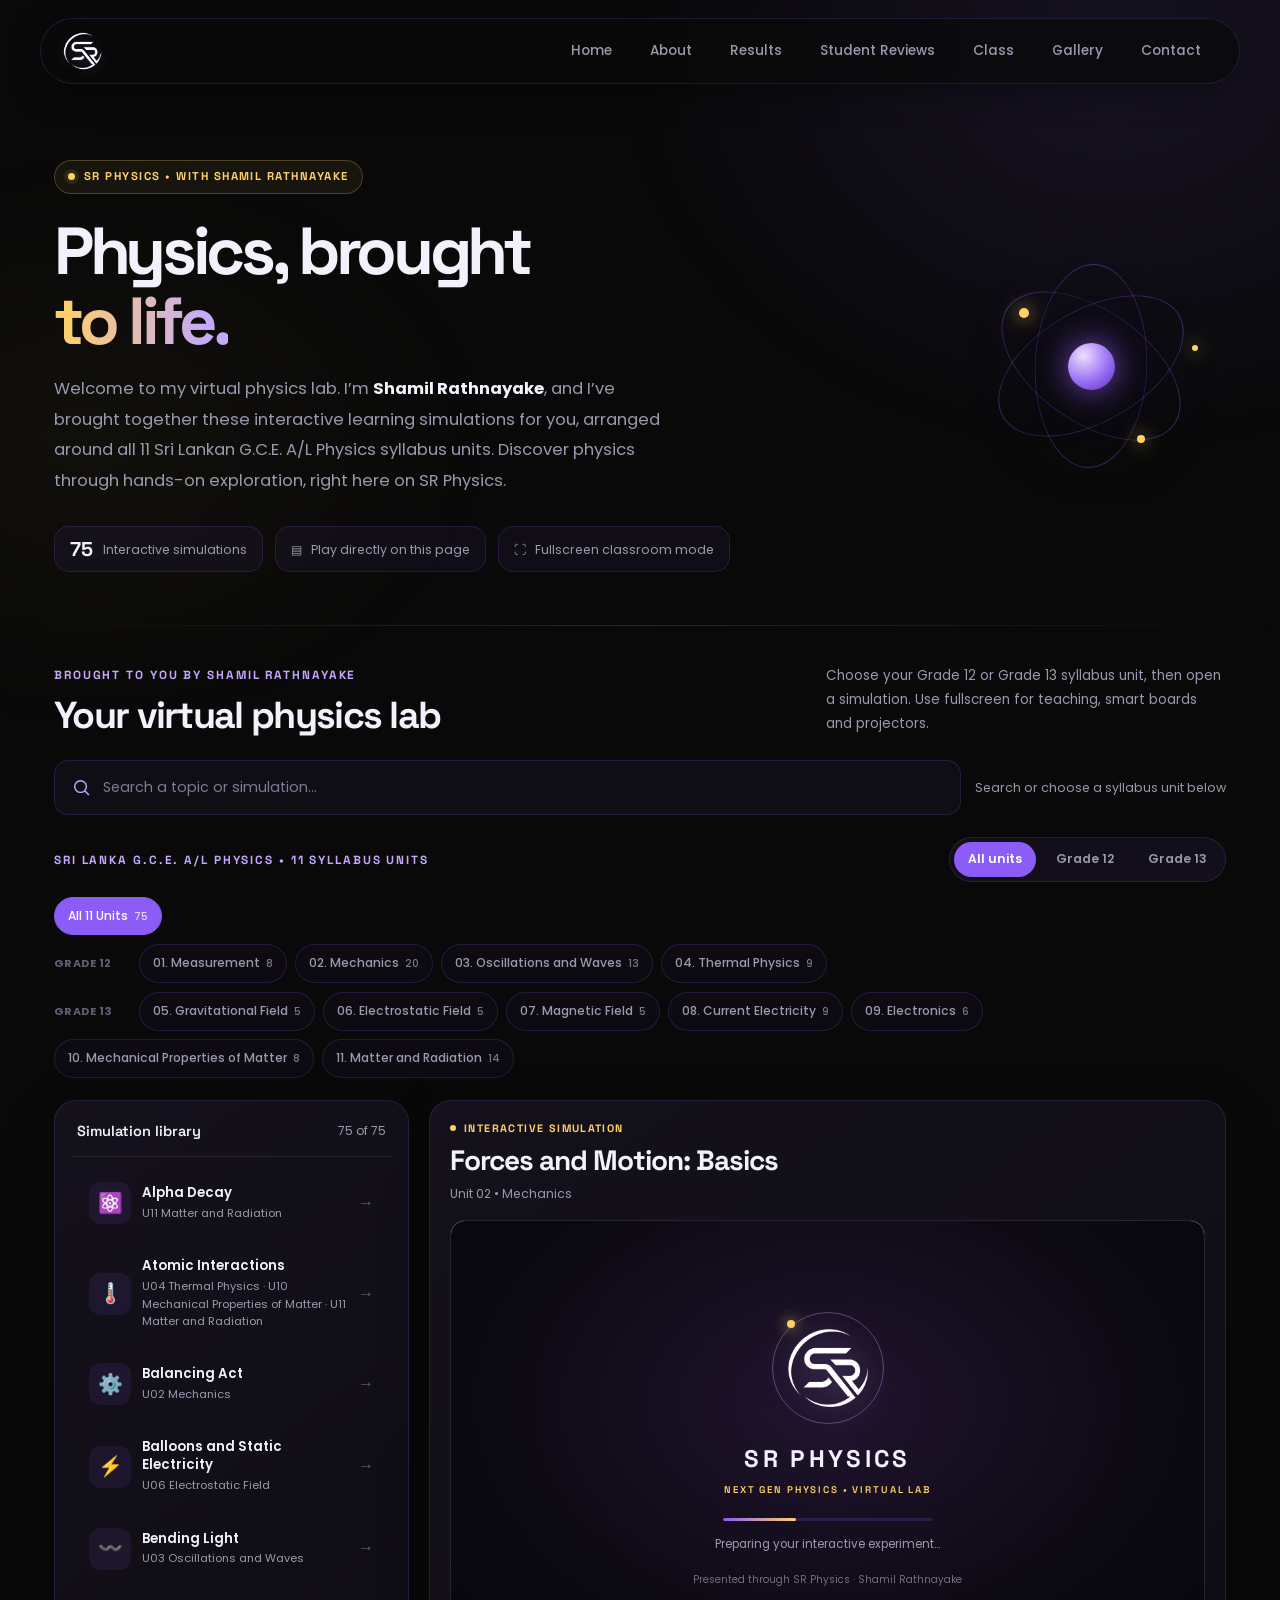
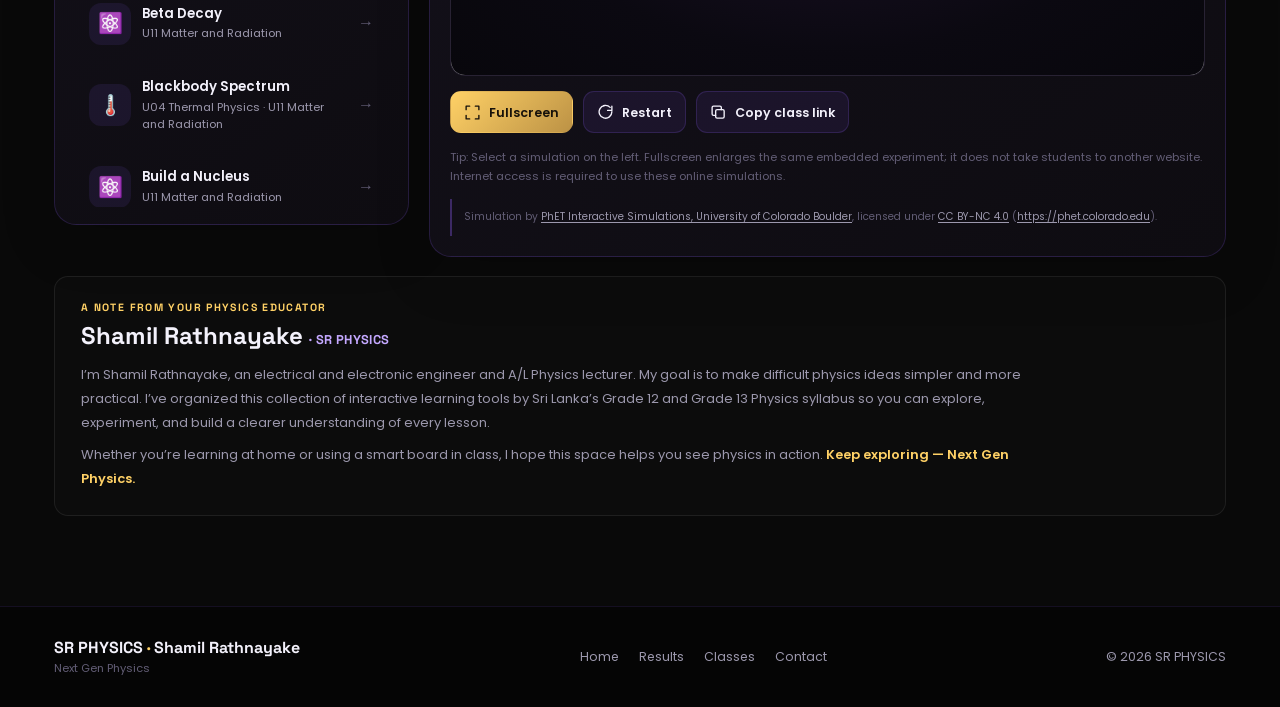
<file: simulations.html>
<!DOCTYPE html>
<html lang="en" data-theme="dark">
<head>
  <meta charset="UTF-8">
  <meta name="viewport" content="width=device-width, initial-scale=1.0">
  <title>Physics Simulations | SR Physics – Shamil Rathnayake</title>
  <meta name="description" content="Explore 75 interactive physics simulations, presented by Shamil Rathnayake through SR Physics and organized by all 11 Grade 12 and Grade 13 Sri Lankan G.C.E. A/L Physics syllabus units.">
  <meta name="author" content="SR Physics – Shamil Rathnayake">
  <meta name="robots" content="index, follow">
  <meta name="theme-color" content="#090909">
  <link rel="canonical" href="https://srphysics.lk/simulations.html">
  <link rel="icon" type="image/webp" href="logo1.webp">
  <meta property="og:type" content="website">
  <meta property="og:site_name" content="SR Physics">
  <meta property="og:url" content="https://srphysics.lk/simulations.html">
  <meta property="og:title" content="Interactive Physics Simulations | SR Physics">
  <meta property="og:description" content="Explore 75 interactive physics simulations presented by Shamil Rathnayake on SR Physics. Study all 11 Sri Lankan A/L syllabus units with a fullscreen virtual lab.">
  <meta property="og:image" content="https://srphysics.lk/logo1.webp">
  <link rel="preconnect" href="https://fonts.googleapis.com">
  <link rel="preconnect" href="https://fonts.gstatic.com" crossorigin>
  <link href="https://fonts.googleapis.com/css2?family=Space+Grotesk:wght@400;500;600;700&family=Poppins:wght@400;500;600;700&family=Sora:wght@400;500;600;700&display=swap" rel="stylesheet">
  <style>
    :root {
      color-scheme: dark;
      --bg:#090909; --bg-elev:#0f0d13; --card:#14111c;
      --text:#f3f1fb; --muted:#9c98ad; --subtle:#625d75;
      --purple:#8b5cf6; --purple-light:#c4a8ff; --gold:#ffd166;
      --border:rgba(139,92,246,.19); --border-soft:rgba(255,255,255,.075);
      --nav-bg:rgba(9,9,9,.78); --surface:rgba(139,92,246,.07);
    }
    *,*::before,*::after { box-sizing:border-box; }
    html { scroll-behavior:smooth; }
    body { background:var(--bg);color:var(--text);margin:0;min-height:100vh;font-family:'Poppins',sans-serif;line-height:1.55;overflow-x:hidden; }
    body::before { content:'';position:fixed;inset:0;pointer-events:none;z-index:-1;background:radial-gradient(ellipse 56vw 45vw at 87% 6%,rgba(139,92,246,.11),transparent 70%),radial-gradient(ellipse 45vw 32vw at 7% 49%,rgba(255,209,102,.035),transparent 72%); }
    body.screen-locked { overflow:hidden; }
    a { color:inherit;text-decoration:none; }
    button,input { font:inherit; }
    button { cursor:pointer; }
    button:disabled { cursor:not-allowed;opacity:.45; }
    button,a,input { -webkit-tap-highlight-color:transparent; }
    :focus-visible { outline:2px solid var(--gold);outline-offset:3px; }
    ::selection { background:var(--purple);color:#090909; }
    ::-webkit-scrollbar { width:9px;height:9px; }
    ::-webkit-scrollbar-track { background:#090909; }
    ::-webkit-scrollbar-thumb { background:#493565;border-radius:99px;border:2px solid #090909; }
    .skip { position:fixed;top:-100px;left:18px;z-index:2000;background:var(--gold);padding:10px 14px;color:#090909;border-radius:8px; }
    .skip:focus { top:12px; }

    /* Navigation matches the original SR Physics theme. */
    .nav { position:fixed;top:0;left:0;right:0;z-index:900;padding:18px clamp(16px,4vw,40px);transition:padding .3s; }
    .nav.scrolled { padding-top:10px; }
    .nav-inner { max-width:1240px;margin:auto;display:flex;align-items:center;justify-content:space-between;gap:20px;min-height:66px;padding:12px 22px;border-radius:999px;background:var(--nav-bg);border:1px solid var(--border);backdrop-filter:blur(20px);box-shadow:0 10px 40px -14px rgba(0,0,0,.65); }
    .nav.scrolled .nav-inner { background:rgba(9,9,9,.96); }
    .nav-logo { display:flex;align-items:center;flex-shrink:0; }
    .nav-logo img { height:38px;width:auto;filter:drop-shadow(0 2px 6px rgba(139,92,246,.28));transition:transform .3s; }
    .nav-logo:hover img { transform:scale(1.06); }
    .nav-links { display:flex;align-items:center;gap:6px; }
    .nav-link { color:var(--muted);font-size:.85rem;font-weight:500;white-space:nowrap;padding:9px 16px;border-radius:999px;transition:color .25s,background .25s; }
    .nav-link:hover,.nav-link.active { color:var(--purple-light);background:rgba(139,92,246,.12); }
    .nav-toggle { display:none;background:none;border:0;padding:6px 2px;flex-direction:column;gap:5px; }
    .nav-toggle span { width:25px;height:2px;background:var(--text);border-radius:2px; }
    @media(max-width:1080px) {
      .nav-links { position:fixed;top:83px;left:16px;right:16px;display:flex;flex-direction:column;align-items:stretch;padding:12px;background:rgba(12,10,18,.98);border:1px solid var(--border);border-radius:20px;box-shadow:0 18px 45px rgba(0,0,0,.35);transform:translateY(-12px);opacity:0;pointer-events:none;transition:transform .25s,opacity .25s; }
      .nav-links.open { transform:translateY(0);opacity:1;pointer-events:auto; }
      .nav-link { padding:12px 16px; }
      .nav-toggle { display:flex; }
    }

    .wrap { max-width:1260px;margin:auto;padding-left:clamp(18px,4vw,44px);padding-right:clamp(18px,4vw,44px); }
    .hero { position:relative;padding-top:160px;padding-bottom:54px;overflow:hidden; }
    .hero::after { content:'';position:absolute;left:0;right:0;bottom:0;height:1px;background:linear-gradient(90deg,transparent,rgba(139,92,246,.27),transparent); }
    .hero-inner { display:grid;grid-template-columns:minmax(0,1fr) 270px;gap:48px;align-items:center; }
    .eyebrow { display:inline-flex;gap:9px;align-items:center;padding:7px 13px;border-radius:99px;border:1px solid rgba(255,209,102,.24);background:rgba(255,209,102,.06);color:var(--gold);font-family:'Space Grotesk',sans-serif;font-size:.71rem;text-transform:uppercase;font-weight:700;letter-spacing:.13em; }
    .eyebrow-dot { width:7px;height:7px;background:var(--gold);border-radius:50%;box-shadow:0 0 0 4px rgba(255,209,102,.1); }
    .hero h1 { font-family:'Space Grotesk',sans-serif;font-weight:700;font-size:clamp(2.65rem,5.2vw,5.1rem);line-height:1.065;letter-spacing:-.065em;margin:22px 0 17px; }
    .hero h1 em { font-style:normal;background:linear-gradient(95deg,#ffd166 5%,#c4a8ff 90%);background-clip:text;-webkit-background-clip:text;color:transparent; }
    .hero p { color:var(--muted);font-size:clamp(.91rem,1.35vw,1.03rem);line-height:1.85;max-width:630px;margin:0; }
    .hero-statrow { display:flex;flex-wrap:wrap;gap:12px;margin-top:30px; }
    .hero-pill { display:flex;align-items:center;gap:10px;border:1px solid var(--border);background:rgba(139,92,246,.06);border-radius:15px;padding:12px 15px;color:var(--muted);font-size:.78rem; }
    .hero-pill strong { font-family:'Space Grotesk',sans-serif;font-size:1.25rem;line-height:1;color:var(--text); }
    .hero-art { position:relative;width:250px;height:250px;place-self:center;filter:drop-shadow(0 15px 50px rgba(139,92,246,.14)); }
    .orbit { position:absolute;inset:23px;border:1px solid rgba(139,92,246,.37);border-radius:50%;transform:rotate(-30deg) scaleY(.55); }
    .orbit:nth-child(2) { transform:rotate(35deg) scaleY(.55); }
    .orbit:nth-child(3) { transform:rotate(92deg) scaleY(.55); }
    .atom-core { position:absolute;top:50%;left:50%;width:47px;height:47px;margin:-23.5px;border-radius:50%;background:radial-gradient(circle at 33% 27%,#eddefd,#9a71f6 55%,#5e2bbb);box-shadow:0 0 30px rgba(139,92,246,.7),0 0 65px rgba(139,92,246,.17); }
    .atom-speck { position:absolute;width:10px;height:10px;border-radius:50%;background:#ffd166;box-shadow:0 0 17px #ffd166; }
    .atom-speck.one { top:67px;left:53px; }.atom-speck.two { top:194px;left:171px;width:8px;height:8px; }.atom-speck.three { top:104px;left:226px;width:6px;height:6px; }

    .lab { padding-top:36px;padding-bottom:90px; }
    .lab-heading { display:flex;align-items:flex-end;justify-content:space-between;gap:22px;margin-bottom:24px; }
    .mini-label { color:var(--purple-light);font:700 .74rem 'Space Grotesk',sans-serif;text-transform:uppercase;letter-spacing:.16em; }
    .lab-heading h2 { font:700 clamp(1.6rem,3vw,2.35rem)/1.1 'Space Grotesk',sans-serif;letter-spacing:-.045em;margin:8px 0 0; }
    .lab-heading p { max-width:400px;color:var(--muted);font-size:.84rem;line-height:1.8;margin:0; }
    .tools { display:flex;gap:14px;align-items:center;flex-wrap:wrap;margin-bottom:22px; }
    .search-field { display:flex;align-items:center;gap:12px;min-width:245px;flex:1;border:1px solid var(--border);background:#100e15;padding:0 17px;border-radius:14px;transition:border-color .2s; }
    .search-field:focus-within { border-color:rgba(196,168,255,.65); }
    .search-field svg { flex:none;width:19px;height:19px;stroke:var(--purple-light);fill:none;stroke-width:1.8; }
    .search-field input { background:transparent;border:0;outline:0;color:var(--text);width:100%;padding:15px 0;font-size:.9rem; }
    .search-field input::placeholder { color:#817993; }
    .clear-btn { display:none;border:0;background:transparent;color:var(--muted);font-size:1.3rem;line-height:1;padding:5px; }
    .clear-btn.show { display:block; }
    .hint { font-size:.78rem;color:var(--muted);white-space:nowrap; }
    .syllabus-head { display:flex;align-items:center;justify-content:space-between;gap:15px;flex-wrap:wrap;margin:8px 0 15px; }
    .grade-bar { display:flex;align-items:center;gap:6px;padding:4px;background:rgba(139,92,246,.07);border:1px solid var(--border);border-radius:999px;flex-wrap:wrap; }
    .grade-btn { padding:8px 14px;border:0;border-radius:999px;background:transparent;color:var(--muted);font-size:.76rem;font-weight:600;white-space:nowrap; }
    .grade-btn.active { background:var(--purple);color:#fff; }
    .syllabus-filters { display:grid;gap:9px;margin-bottom:22px; }
    .syllabus-group { display:flex;gap:8px;flex-wrap:wrap;align-items:center; }
    .syllabus-group-label { flex:0 0 77px;font-size:.69rem;color:var(--subtle);font-weight:700;letter-spacing:.045em;text-transform:uppercase; }
    .category-bar { display:flex;gap:8px;flex-wrap:wrap;margin:0 0 22px; }
    .filter-btn { padding:9px 13px;border:1px solid var(--border);border-radius:99px;background:rgba(139,92,246,.035);color:var(--muted);font-weight:500;font-size:.76rem;transition:color .2s,background .2s,border-color .2s; }
    .filter-btn:hover { color:var(--text);border-color:rgba(139,92,246,.6); }
    .filter-btn.active { background:var(--purple);border-color:var(--purple);color:#fff; }
    .filter-btn small { color:inherit;opacity:.77;padding-left:3px; }
    .workspace { display:grid;grid-template-columns:minmax(290px,355px) minmax(0,1fr);gap:20px;align-items:start; }
    .directory,.viewer { border:1px solid var(--border);border-radius:22px;background:linear-gradient(145deg,#14111c,#0e0c11);box-shadow:0 17px 54px rgba(0,0,0,.17);min-width:0; }
    .directory { padding:17px; }
    .directory-head { display:flex;justify-content:space-between;align-items:center;gap:10px;padding:4px 5px 16px;border-bottom:1px solid var(--border-soft); }
    .directory-head strong { font:600 .91rem 'Space Grotesk',sans-serif; }
    .directory-head span { color:var(--muted);font-size:.75rem; }
    .sim-list { max-height:650px;min-height:260px;overflow-y:auto;padding:12px 4px 4px;display:flex;flex-direction:column;gap:7px;scrollbar-width:thin;scrollbar-color:#5e417f transparent; }
    .sim-item { width:100%;display:flex;align-items:center;gap:11px;text-align:left;color:var(--text);background:transparent;border:1px solid transparent;border-radius:13px;padding:12px;transition:background .2s,border .2s,transform .2s; }
    .sim-item:hover { background:rgba(139,92,246,.08);border-color:rgba(139,92,246,.15); }
    .sim-item.selected { background:rgba(139,92,246,.15);border-color:rgba(139,92,246,.5); }
    .sim-icon { width:42px;height:42px;display:grid;place-items:center;flex:none;border-radius:12px;background:rgba(139,92,246,.1);font-size:1.25rem; }
    .sim-item.selected .sim-icon { background:rgba(139,92,246,.23); }
    .sim-item-text { flex:1;min-width:0; }
    .sim-item-title { font:600 .83rem/1.35 'Poppins',sans-serif;display:block; }
    .sim-item-cat { color:var(--muted);font-size:.7rem;display:block;margin-top:3px; }
    .sim-item-arrow { font-size:1rem;color:var(--subtle); }
    .sim-item.selected .sim-item-arrow { color:var(--gold); }
    .empty-results { padding:40px 14px;text-align:center;color:var(--muted);font-size:.85rem; }
    .viewer { padding:20px;position:sticky;top:118px; }
    .viewer-head { display:flex;align-items:start;justify-content:space-between;gap:15px;margin-bottom:17px; }
    .viewer-kicker { display:flex;align-items:center;gap:8px;color:var(--gold);text-transform:uppercase;font:700 .67rem 'Space Grotesk',sans-serif;letter-spacing:.13em; }
    .viewer-kicker::before { content:'';width:6px;height:6px;border-radius:50%;background:var(--gold); }
    .viewer h3 { font:700 clamp(1.23rem,2.5vw,1.75rem)/1.25 'Space Grotesk',sans-serif;letter-spacing:-.035em;margin:8px 0 6px; }
    .viewer-category { font-size:.77rem;color:var(--muted);margin:0; }
    .viewer-screen { position:relative;overflow:hidden;border-radius:15px;background:#08070a;border:1px solid rgba(196,168,255,.17);aspect-ratio:834/504;min-height:300px;isolation:isolate; }
    .viewer-screen iframe { display:block;width:100%;height:100%;border:0;position:absolute;inset:0;background:#fff; }
    .viewer-loading { display:flex;position:absolute;inset:0;z-index:3;background:#0c0a11;color:var(--muted);flex-direction:column;align-items:center;justify-content:center;gap:15px;font-size:.84rem;text-align:center;padding:16px;pointer-events:none; }
    .viewer-loading[hidden] { display:none; }
    .viewer-loading { gap:9px;background:radial-gradient(ellipse at 50% 40%,#21142f 0%,#0b0911 65%,#08070c 100%);pointer-events:auto; }
    .brand-loader { display:grid;place-items:center;position:relative;width:120px;height:120px;margin-bottom:8px; }
    .brand-loader-orbit { position:absolute;inset:4px;border:1px solid rgba(196,168,255,.35);border-radius:50%;animation:brandOrbit 4s linear infinite; }
    .brand-loader-orbit::before { content:'';position:absolute;top:7px;left:14px;height:8px;width:8px;border-radius:50%;background:var(--gold);box-shadow:0 0 14px var(--gold); }
    .brand-loader-logo { display:block;position:relative;width:84px;height:84px;object-fit:contain;filter:drop-shadow(0 0 18px rgba(196,168,255,.35)); }
    .loader-title { font:700 clamp(1.1rem,2vw,1.5rem)/1.2 'Space Grotesk',sans-serif;letter-spacing:.14em;color:var(--text); }
    .loader-subtitle { font:600 .61rem 'Space Grotesk',sans-serif;letter-spacing:.19em;color:var(--gold); }
    .brand-progress { width:min(210px,70%);height:3px;margin:13px 0 5px;border-radius:99px;overflow:hidden;background:rgba(139,92,246,.19); }
    .brand-progress span { display:block;height:100%;width:35%;background:linear-gradient(90deg,var(--purple),var(--gold));border-radius:99px;animation:loadSlide 1.6s ease-in-out infinite alternate; }
    .loader-message { color:var(--muted);font-size:.74rem; }
    .loader-attribution { margin-top:10px;color:#746e86;font-size:.62rem; }
    .show-sim-btn { pointer-events:auto;border-radius:9px;border:1px solid var(--border);padding:8px 12px;background:#291c39;color:white;font-size:.76rem; }
    .show-sim-btn[hidden] { display:none; }
    @keyframes brandOrbit { to {transform:rotate(360deg);} }
    @keyframes loadSlide { from {transform:translateX(-110%);} to {transform:translateX(280%);} }
    .spinner { width:31px;height:31px;border:3px solid rgba(139,92,246,.15);border-top-color:var(--purple-light);border-radius:50%;animation:spin .7s linear infinite; }
    @keyframes spin { to{transform:rotate(360deg)} }
    .viewer-controls { display:flex;align-items:center;gap:10px;flex-wrap:wrap;margin-top:15px; }
    .action-btn { display:inline-flex;align-items:center;justify-content:center;gap:8px;min-height:42px;padding:10px 13px;background:rgba(139,92,246,.09);border:1px solid var(--border);border-radius:11px;color:var(--text);font-size:.78rem;font-weight:600;transition:border-color .2s,background .2s; }
    .action-btn:hover { border-color:var(--purple);background:rgba(139,92,246,.16); }
    .action-btn.primary { background:linear-gradient(135deg,#ffd166,#bc9245);color:#16110a;border-color:transparent; }
    .action-btn.primary:hover { background:linear-gradient(135deg,#ffe09a,#e0ab42); }
    .action-btn svg { flex:none;width:17px;height:17px;fill:none;stroke:currentColor;stroke-width:1.9;stroke-linecap:round;stroke-linejoin:round; }
    .viewer-tip { color:var(--subtle);font-size:.7rem;margin:15px 0 1px;line-height:1.65; }
    .viewer-screen:fullscreen,.viewer-screen.is-fallback-fullscreen { border:0!important;border-radius:0!important;width:100vw!important;height:100vh!important;height:100dvh!important;min-height:0!important;aspect-ratio:auto!important;background:#070609; }
    .viewer-screen:fullscreen iframe,.viewer-screen.is-fallback-fullscreen iframe { inset:0;width:100%;height:100%; }
    .viewer-screen.is-fallback-fullscreen { position:fixed;inset:0;z-index:2000; }
    .exit-fullscreen { display:none;position:absolute;right:16px;top:16px;z-index:5;padding:11px 14px;border:1px solid rgba(255,255,255,.27);border-radius:12px;background:rgba(15,13,19,.95);box-shadow:0 5px 30px rgba(0,0,0,.3);color:white;font-size:.79rem;font-weight:600; }
    .viewer-screen:fullscreen .exit-fullscreen,.viewer-screen.is-fallback-fullscreen .exit-fullscreen { display:block; }
    .credits { padding:17px 19px;margin-top:19px;border:1px solid var(--border-soft);background:rgba(255,255,255,.015);border-radius:14px;color:var(--muted);font-size:.76rem;line-height:1.8; }
    .credits a { color:var(--purple-light);text-decoration:underline;text-underline-offset:3px; }
    .simulation-source { margin:14px 0 0;padding:10px 12px;border-left:2px solid rgba(139,92,246,.35);color:var(--subtle);font-size:.64rem;line-height:1.65; }
    .simulation-source a { color:var(--muted);text-decoration:underline;text-underline-offset:2px; }
    .credits { padding:24px 26px; }
    .credits .about-heading { display:block;color:var(--gold);font:700 .66rem 'Space Grotesk',sans-serif;letter-spacing:.13em; }
    .credits h3 { margin:7px 0 12px;color:var(--text);font:700 clamp(1.1rem,2vw,1.5rem)/1.25 'Space Grotesk',sans-serif; }
    .credits h3 span { color:var(--purple-light);font-size:.8rem;letter-spacing:.03em; }
    .credits p { margin:8px 0 0;max-width:950px;font-size:.81rem;color:var(--muted);line-height:1.85; }
    .credits strong { color:var(--gold);font-weight:600; }

    footer { border-top:1px solid rgba(139,92,246,.12);padding:30px 0;background:#050505;color:var(--muted); }
    .footer-inner { display:flex;justify-content:space-between;align-items:center;gap:20px;flex-wrap:wrap;font-size:.78rem; }
    .footer-brand { font:700 1rem 'Space Grotesk',sans-serif;color:var(--text); }
    .footer-links { display:flex;align-items:center;gap:20px;flex-wrap:wrap; }
    .footer-links a:hover { color:var(--gold); }
    .sr-note { color:var(--subtle);font-size:.7rem; }
    @media(max-width:1120px) { .hero-art { width:220px;height:220px; }.hero-inner { gap:24px; } }
    @media(max-width:950px) {
      .workspace { grid-template-columns:minmax(0,1fr); }
      .viewer { grid-row:1;position:static; }
      .directory { grid-row:2; }
      .sim-list { max-height:380px; }
      .hero-inner { grid-template-columns:1fr 170px;gap:20px; }
      .hero-art { width:175px;height:175px;transform:scale(.75); }
    }
    @media(max-width:650px) {
      .hero { padding-top:130px;padding-bottom:42px; }
      .hero-inner { display:block; }
      .hero-art { display:none; }
      .hero h1 { letter-spacing:-.052em; }
      .lab { padding-top:29px;padding-bottom:60px; }
      .lab-heading { display:block; }
      .lab-heading p { margin-top:12px; }
      .hint { white-space:normal; }
      .viewer { padding:14px; }
      .viewer-screen { min-height:220px; }
      .viewer-controls { gap:8px; }
      .action-btn { flex:1;white-space:nowrap; }
      .directory { padding:12px; }
      .hero-pill { padding:10px 12px; }
      .syllabus-head { align-items:flex-start; }
      .syllabus-group { gap:7px; }
      .syllabus-group-label { flex-basis:100%; }
      .filter-btn { font-size:.72rem;padding:8px 10px; }
      .brand-loader { width:90px;height:90px; }
      .brand-loader-logo { width:63px;height:63px; }
      .brand-loader-orbit { inset:1px; }
      .loader-attribution { margin-top:4px; }
    }
    @media(prefers-reduced-motion:reduce) { *,*::before,*::after { animation-duration:.01ms!important;transition-duration:.01ms!important;scroll-behavior:auto!important; } }
  </style>
</head>
<body>
<a class="skip" href="#simulations">Skip to simulations</a>
<header class="nav" id="nav">
  <div class="nav-inner">
    <a class="nav-logo" href="index.html" aria-label="SR Physics home"><img src="logo1-mask.webp" alt="SR Physics logo"></a>
    <nav class="nav-links" id="navLinks" aria-label="Main navigation">
      <a href="index.html" class="nav-link">Home</a>
      <a href="index.html#about" class="nav-link">About</a>
      <a href="results.html" class="nav-link">Results</a>
      <a href="index.html#partners" class="nav-link">Student Reviews</a>
      <a href="index.html#projects" class="nav-link">Class</a>
      <a href="index.html#blog" class="nav-link">Gallery</a>
      <a href="index.html#contact" class="nav-link">Contact</a>
    </nav>
    <button id="navToggle" class="nav-toggle" type="button" aria-label="Toggle navigation" aria-expanded="false" aria-controls="navLinks"><span></span><span></span><span></span></button>
  </div>
</header>

<main id="main">
  <section class="hero">
    <div class="wrap hero-inner">
      <div>
        <span class="eyebrow"><span class="eyebrow-dot"></span> SR Physics • With Shamil Rathnayake</span>
        <h1>Physics, brought<br><em>to life.</em></h1>
        <p>Welcome to my virtual physics lab. I’m <strong style="color:var(--text)">Shamil Rathnayake</strong>, and I’ve brought together these interactive learning simulations for you, arranged around all 11 Sri Lankan G.C.E. A/L Physics syllabus units. Discover physics through hands-on exploration, right here on SR Physics.</p>
        <div class="hero-statrow">
          <div class="hero-pill"><strong id="heroCount">75</strong> Interactive simulations</div>
          <div class="hero-pill">&#9636; &nbsp; Play directly on this page</div>
          <div class="hero-pill">&#9974; &nbsp; Fullscreen classroom mode</div>
        </div>
      </div>
      <div class="hero-art" aria-hidden="true"><div class="orbit"></div><div class="orbit"></div><div class="orbit"></div><div class="atom-core"></div><i class="atom-speck one"></i><i class="atom-speck two"></i><i class="atom-speck three"></i></div>
    </div>
  </section>

  <section class="lab wrap" id="simulations" aria-labelledby="labTitle">
    <div class="lab-heading">
      <div><span class="mini-label">Brought to you by Shamil Rathnayake</span><h2 id="labTitle">Your virtual physics lab</h2></div>
      <p>Choose your Grade 12 or Grade 13 syllabus unit, then open a simulation. Use fullscreen for teaching, smart boards and projectors.</p>
    </div>
    <div class="tools">
      <label class="search-field" for="searchInput">
        <svg viewBox="0 0 24 24" aria-hidden="true"><circle cx="10.8" cy="10.8" r="7.4"></circle><path d="m16.4 16.4 5 5"></path></svg>
        <input id="searchInput" type="search" placeholder="Search a topic or simulation..." autocomplete="off">
        <button id="clearSearch" class="clear-btn" type="button" aria-label="Clear search">×</button>
      </label>
      <span class="hint" id="searchHint">Search or choose a topic below</span>
    </div>
    <div class="syllabus-head"><span class="mini-label">Sri Lanka G.C.E. A/L Physics • 11 syllabus units</span><div class="grade-bar" id="gradeBar" role="group" aria-label="Filter by school grade"></div></div>
    <div class="syllabus-filters" id="categoryBar" aria-label="Filter by syllabus lesson"></div>

    <div class="workspace">
      <aside class="directory" aria-label="Simulation collection">
        <div class="directory-head"><strong>Simulation library</strong><span id="resultCount" role="status" aria-live="polite">75 simulations</span></div>
        <div class="sim-list" id="simList" role="list"></div>
      </aside>

      <div class="viewer" id="viewer" aria-label="Simulation viewer">
        <div class="viewer-head">
          <div><span class="viewer-kicker">Interactive simulation</span><h3 id="selectedTitle">Forces and Motion: Basics</h3><p class="viewer-category" id="selectedCategory">Unit 02 • Mechanics</p></div>
        </div>
        <div class="viewer-screen" id="viewerScreen">
          <iframe id="simFrame" title="Physics interactive simulation" allow="fullscreen" allowfullscreen referrerpolicy="strict-origin-when-cross-origin"></iframe>
          <div class="viewer-loading" id="viewerLoading" aria-live="polite">
            <div class="brand-loader">
              <div class="brand-loader-orbit" aria-hidden="true"></div>
              <img class="brand-loader-logo" src="logo1-mask.webp" alt="SR Physics">
            </div>
            <span class="loader-title">SR PHYSICS</span>
            <span class="loader-subtitle">NEXT GEN PHYSICS • VIRTUAL LAB</span>
            <div class="brand-progress" aria-hidden="true"><span></span></div>
            <span id="loadMessage" class="loader-message">Preparing your interactive experiment...</span>
            <button type="button" id="forceShow" class="show-sim-btn" hidden>Show simulation</button>
            <span class="loader-attribution">Presented through SR Physics · Shamil Rathnayake</span>
          </div>
          <button type="button" class="exit-fullscreen" id="exitFullscreen" aria-label="Exit fullscreen simulation">✕ &nbsp; Exit fullscreen</button>
        </div>
        <div class="viewer-controls">
          <button class="action-btn primary" type="button" id="fullscreenBtn"><svg viewBox="0 0 24 24" aria-hidden="true"><path d="M8 3H3v5M16 3h5v5M21 16v5h-5M3 16v5h5"></path></svg><span id="fullscreenLabel">Fullscreen</span></button>
          <button class="action-btn" type="button" id="reloadBtn"><svg viewBox="0 0 24 24" aria-hidden="true"><path d="M21 11a9 9 0 1 1-2.5-6.2M21 3v6h-6"></path></svg> Restart</button>
          <button class="action-btn" type="button" id="copyBtn"><svg viewBox="0 0 24 24" aria-hidden="true"><rect x="8" y="8" width="12" height="12" rx="2"></rect><path d="M16 8V5a2 2 0 0 0-2-2H5a2 2 0 0 0-2 2v9a2 2 0 0 0 2 2h3"></path></svg><span id="copyLabel">Copy class link</span></button>
        </div>
        <p class="viewer-tip">Tip: Select a simulation on the left. Fullscreen enlarges the same embedded experiment; it does not take students to another website. Internet access is required to use these online simulations.</p>
          <p class="simulation-source">Simulation by <a href="https://phet.colorado.edu/" target="_blank" rel="noopener noreferrer">PhET Interactive Simulations, University of Colorado Boulder</a>, licensed under <a href="https://creativecommons.org/licenses/by-nc/4.0/" target="_blank" rel="noopener noreferrer">CC BY-NC 4.0</a> (<a href="https://phet.colorado.edu/" target="_blank" rel="noopener noreferrer">https://phet.colorado.edu</a>).</p>
      </div>
    </div>
    <div class="credits" id="aboutShamil">
        <span class="about-heading">A NOTE FROM YOUR PHYSICS EDUCATOR</span>
        <h3>Shamil Rathnayake <span>· SR PHYSICS</span></h3>
        <p>I’m Shamil Rathnayake, an electrical and electronic engineer and A/L Physics lecturer. My goal is to make difficult physics ideas simpler and more practical. I’ve organized this collection of interactive learning tools by Sri Lanka’s Grade 12 and Grade 13 Physics syllabus so you can explore, experiment, and build a clearer understanding of every lesson.</p>
        <p>Whether you’re learning at home or using a smart board in class, I hope this space helps you see physics in action. <strong>Keep exploring — Next Gen Physics.</strong></p>
      </div>
  </section>
</main>
<footer>
  <div class="wrap footer-inner"><div><div class="footer-brand">SR PHYSICS <span style="color:var(--gold)">·</span> Shamil Rathnayake</div><span class="sr-note">Next Gen Physics</span></div><nav class="footer-links" aria-label="Footer navigation"><a href="index.html">Home</a><a href="results.html">Results</a><a href="index.html#projects">Classes</a><a href="index.html#contact">Contact</a></nav><div>© 2026 SR PHYSICS</div></div>
</footer>

<script>
'use strict';
// Classroom-ready HTML5 Physics simulations and other PhET HTML5 experiments
// relevant to Sri Lankan G.C.E. A/L Physics (official units 01–11).
// Native Physics: 69 + relevant cross-listed HTML5 simulations: 6.
const SIMULATIONS = [
  {
    "name": "Beta Decay",
    "slug": "beta-decay",
    "units": [
      11
    ],
    "keywords": ""
  },
  {
    "name": "Alpha Decay",
    "slug": "alpha-decay",
    "units": [
      11
    ],
    "keywords": ""
  },
  {
    "name": "Quantum Wave Interference",
    "slug": "quantum-wave-interference",
    "units": [
      11
    ],
    "keywords": ""
  },
  {
    "name": "Quantum Coin Toss",
    "slug": "quantum-coin-toss",
    "units": [
      11
    ],
    "keywords": ""
  },
  {
    "name": "Quantum Measurement",
    "slug": "quantum-measurement",
    "units": [
      11
    ],
    "keywords": ""
  },
  {
    "name": "Models of the Hydrogen Atom",
    "slug": "models-of-the-hydrogen-atom",
    "units": [
      11
    ],
    "keywords": ""
  },
  {
    "name": "Buoyancy: Basics",
    "slug": "buoyancy-basics",
    "units": [
      2,
      10
    ],
    "keywords": ""
  },
  {
    "name": "Buoyancy",
    "slug": "buoyancy",
    "units": [
      2,
      10
    ],
    "keywords": ""
  },
  {
    "name": "Generator",
    "slug": "generator",
    "units": [
      7,
      8
    ],
    "keywords": ""
  },
  {
    "name": "Magnets and Electromagnets",
    "slug": "magnets-and-electromagnets",
    "units": [
      7
    ],
    "keywords": ""
  },
  {
    "name": "Magnet and Compass",
    "slug": "magnet-and-compass",
    "units": [
      7
    ],
    "keywords": ""
  },
  {
    "name": "Faraday's Electromagnetic Lab",
    "slug": "faradays-electromagnetic-lab",
    "units": [
      7
    ],
    "keywords": ""
  },
  {
    "name": "Projectile Data Lab",
    "slug": "projectile-data-lab",
    "units": [
      2
    ],
    "keywords": ""
  },
  {
    "name": "Build a Nucleus",
    "slug": "build-a-nucleus",
    "units": [
      11
    ],
    "keywords": ""
  },
  {
    "name": "Kepler's Laws",
    "slug": "keplers-laws",
    "units": [
      5
    ],
    "keywords": ""
  },
  {
    "name": "Sound Waves",
    "slug": "sound-waves",
    "units": [
      3
    ],
    "keywords": ""
  },
  {
    "name": "My Solar System",
    "slug": "my-solar-system",
    "units": [
      5
    ],
    "keywords": ""
  },
  {
    "name": "Calculus Grapher",
    "slug": "calculus-grapher",
    "units": [
      1
    ],
    "keywords": ""
  },
  {
    "name": "Geometric Optics: Basics",
    "slug": "geometric-optics-basics",
    "units": [
      3
    ],
    "keywords": ""
  },
  {
    "name": "Geometric Optics",
    "slug": "geometric-optics",
    "units": [
      3
    ],
    "keywords": ""
  },
  {
    "name": "Density",
    "slug": "density",
    "units": [
      2,
      10
    ],
    "keywords": ""
  },
  {
    "name": "Circuit Construction Kit: AC",
    "slug": "circuit-construction-kit-ac",
    "units": [
      8,
      9
    ],
    "keywords": ""
  },
  {
    "name": "Circuit Construction Kit: AC - Virtual Lab",
    "slug": "circuit-construction-kit-ac-virtual-lab",
    "units": [
      8,
      9
    ],
    "keywords": ""
  },
  {
    "name": "Normal Modes",
    "slug": "normal-modes",
    "units": [
      3
    ],
    "keywords": ""
  },
  {
    "name": "Fourier: Making Waves",
    "slug": "fourier-making-waves",
    "units": [
      3
    ],
    "keywords": ""
  },
  {
    "name": "Collision Lab",
    "slug": "collision-lab",
    "units": [
      2
    ],
    "keywords": ""
  },
  {
    "name": "Energy Skate Park",
    "slug": "energy-skate-park",
    "units": [
      2
    ],
    "keywords": ""
  },
  {
    "name": "Vector Addition",
    "slug": "vector-addition",
    "units": [
      1,
      2
    ],
    "keywords": ""
  },
  {
    "name": "Curve Fitting",
    "slug": "curve-fitting",
    "units": [
      1
    ],
    "keywords": ""
  },
  {
    "name": "Gravity Force Lab: Basics",
    "slug": "gravity-force-lab-basics",
    "units": [
      5
    ],
    "keywords": ""
  },
  {
    "name": "Waves Intro",
    "slug": "waves-intro",
    "units": [
      3
    ],
    "keywords": ""
  },
  {
    "name": "Diffusion",
    "slug": "diffusion",
    "units": [
      4
    ],
    "keywords": ""
  },
  {
    "name": "Gases Intro",
    "slug": "gases-intro",
    "units": [
      4
    ],
    "keywords": ""
  },
  {
    "name": "Gas Properties",
    "slug": "gas-properties",
    "units": [
      4
    ],
    "keywords": ""
  },
  {
    "name": "Blackbody Spectrum",
    "slug": "blackbody-spectrum",
    "units": [
      4,
      11
    ],
    "keywords": ""
  },
  {
    "name": "Masses and Springs: Basics",
    "slug": "masses-and-springs-basics",
    "units": [
      2,
      3
    ],
    "keywords": ""
  },
  {
    "name": "Energy Forms and Changes",
    "slug": "energy-forms-and-changes",
    "units": [
      4
    ],
    "keywords": ""
  },
  {
    "name": "Wave Interference",
    "slug": "wave-interference",
    "units": [
      3
    ],
    "keywords": ""
  },
  {
    "name": "Coulomb's Law",
    "slug": "coulombs-law",
    "units": [
      6
    ],
    "keywords": ""
  },
  {
    "name": "Masses and Springs",
    "slug": "masses-and-springs",
    "units": [
      2,
      3
    ],
    "keywords": ""
  },
  {
    "name": "Capacitor Lab: Basics",
    "slug": "capacitor-lab-basics",
    "units": [
      6,
      8
    ],
    "keywords": ""
  },
  {
    "name": "Circuit Construction Kit: DC - Virtual Lab",
    "slug": "circuit-construction-kit-dc-virtual-lab",
    "units": [
      8,
      9
    ],
    "keywords": ""
  },
  {
    "name": "Circuit Construction Kit: DC",
    "slug": "circuit-construction-kit-dc",
    "units": [
      8,
      9
    ],
    "keywords": ""
  },
  {
    "name": "Pendulum Lab",
    "slug": "pendulum-lab",
    "units": [
      2,
      3
    ],
    "keywords": ""
  },
  {
    "name": "Projectile Motion",
    "slug": "projectile-motion",
    "units": [
      2
    ],
    "keywords": ""
  },
  {
    "name": "States of Matter: Basics",
    "slug": "states-of-matter-basics",
    "units": [
      4,
      10
    ],
    "keywords": ""
  },
  {
    "name": "States of Matter",
    "slug": "states-of-matter",
    "units": [
      4,
      10
    ],
    "keywords": ""
  },
  {
    "name": "Gravity and Orbits",
    "slug": "gravity-and-orbits",
    "units": [
      5
    ],
    "keywords": ""
  },
  {
    "name": "Plinko Probability",
    "slug": "plinko-probability",
    "units": [
      1
    ],
    "keywords": ""
  },
  {
    "name": "Atomic Interactions",
    "slug": "atomic-interactions",
    "units": [
      4,
      10,
      11
    ],
    "keywords": ""
  },
  {
    "name": "Charges and Fields",
    "slug": "charges-and-fields",
    "units": [
      6
    ],
    "keywords": ""
  },
  {
    "name": "Rutherford Scattering",
    "slug": "rutherford-scattering",
    "units": [
      11
    ],
    "keywords": ""
  },
  {
    "name": "Bending Light",
    "slug": "bending-light",
    "units": [
      3
    ],
    "keywords": ""
  },
  {
    "name": "Hooke's Law",
    "slug": "hookes-law",
    "units": [
      2,
      10
    ],
    "keywords": ""
  },
  {
    "name": "Molecules and Light",
    "slug": "molecules-and-light",
    "units": [
      11
    ],
    "keywords": ""
  },
  {
    "name": "Energy Skate Park: Basics",
    "slug": "energy-skate-park-basics",
    "units": [
      2
    ],
    "keywords": ""
  },
  {
    "name": "Faraday's Law",
    "slug": "faradays-law",
    "units": [
      7,
      8
    ],
    "keywords": ""
  },
  {
    "name": "Wave on a String",
    "slug": "wave-on-a-string",
    "units": [
      3
    ],
    "keywords": ""
  },
  {
    "name": "Color Vision",
    "slug": "color-vision",
    "units": [
      3
    ],
    "keywords": ""
  },
  {
    "name": "Balancing Act",
    "slug": "balancing-act",
    "units": [
      2
    ],
    "keywords": ""
  },
  {
    "name": "Under Pressure",
    "slug": "under-pressure",
    "units": [
      2,
      10
    ],
    "keywords": ""
  },
  {
    "name": "Friction",
    "slug": "friction",
    "units": [
      2
    ],
    "keywords": ""
  },
  {
    "name": "Forces and Motion: Basics",
    "slug": "forces-and-motion-basics",
    "units": [
      2
    ],
    "keywords": ""
  },
  {
    "name": "John Travoltage",
    "slug": "john-travoltage",
    "units": [
      6
    ],
    "keywords": ""
  },
  {
    "name": "Gravity Force Lab",
    "slug": "gravity-force-lab",
    "units": [
      5
    ],
    "keywords": ""
  },
  {
    "name": "Balloons and Static Electricity",
    "slug": "balloons-and-static-electricity",
    "units": [
      6
    ],
    "keywords": ""
  },
  {
    "name": "Ohm's Law",
    "slug": "ohms-law",
    "units": [
      8,
      9
    ],
    "keywords": ""
  },
  {
    "name": "Resistance in a Wire",
    "slug": "resistance-in-a-wire",
    "units": [
      8,
      9
    ],
    "keywords": ""
  },
  {
    "name": "Build an Atom",
    "slug": "build-an-atom",
    "units": [
      11
    ],
    "keywords": ""
  },
  {
    "name": "Vector Addition: Equations",
    "slug": "vector-addition-equations",
    "units": [
      1,
      2
    ],
    "keywords": "vectors components resultant equations"
  },
  {
    "name": "Greenhouse Effect",
    "slug": "greenhouse-effect",
    "units": [
      4,
      11
    ],
    "keywords": "thermal radiation infrared photons heat"
  },
  {
    "name": "Isotopes and Atomic Mass",
    "slug": "isotopes-and-atomic-mass",
    "units": [
      11
    ],
    "keywords": "nuclear isotopes atomic number mass number"
  },
  {
    "name": "Projectile Sampling Distributions",
    "slug": "projectile-sampling-distributions",
    "units": [
      1,
      2
    ],
    "keywords": "measurement experimental uncertainty projectile motion data"
  },
  {
    "name": "Least-Squares Regression",
    "slug": "least-squares-regression",
    "units": [
      1
    ],
    "keywords": "graph best fit errors measurements regression"
  },
  {
    "name": "Graphing Lines",
    "slug": "graphing-lines",
    "units": [
      1,
      2
    ],
    "keywords": "motion graphs gradients intercepts graphing"
  }
];
const UNITS = [
  {
    "number": 1,
    "name": "Measurement",
    "icon": "📏",
    "grade": 12
  },
  {
    "number": 2,
    "name": "Mechanics",
    "icon": "⚙️",
    "grade": 12
  },
  {
    "number": 3,
    "name": "Oscillations and Waves",
    "icon": "〰️",
    "grade": 12
  },
  {
    "number": 4,
    "name": "Thermal Physics",
    "icon": "🌡️",
    "grade": 12
  },
  {
    "number": 5,
    "name": "Gravitational Field",
    "icon": "🪐",
    "grade": 13
  },
  {
    "number": 6,
    "name": "Electrostatic Field",
    "icon": "⚡",
    "grade": 13
  },
  {
    "number": 7,
    "name": "Magnetic Field",
    "icon": "🧲",
    "grade": 13
  },
  {
    "number": 8,
    "name": "Current Electricity",
    "icon": "🔌",
    "grade": 13
  },
  {
    "number": 9,
    "name": "Electronics",
    "icon": "💡",
    "grade": 13
  },
  {
    "number": 10,
    "name": "Mechanical Properties of Matter",
    "icon": "🧪",
    "grade": 13
  },
  {
    "number": 11,
    "name": "Matter and Radiation",
    "icon": "⚛️",
    "grade": 13
  }
];
const unitByNumber = new Map(UNITS.map(unit => [unit.number,unit]));
const bySlug = new Map(SIMULATIONS.map(sim=>[sim.slug,sim]));
const simList = document.getElementById('simList');
const categoryBar = document.getElementById('categoryBar');
const gradeBar = document.getElementById('gradeBar');
const searchInput = document.getElementById('searchInput');
const clearSearch = document.getElementById('clearSearch');
const frame = document.getElementById('simFrame');
const viewer = document.getElementById('viewer');
const screen = document.getElementById('viewerScreen');
const loading = document.getElementById('viewerLoading');
const forceShow = document.getElementById('forceShow');
const fullscreenBtn = document.getElementById('fullscreenBtn');
const fullscreenLabel = document.getElementById('fullscreenLabel');
let current = null;
let filterUnit = 0;
let gradeFilter = 0;
let fallbackFullscreen = false;
let loadSerial = 0;
let loadTimeout = null;
let fadeTimeout = null;
let loadStartedAt = 0;

function phetURL(sim) {
  // Only hand-curated PhET entries are allowed to become iframe URLs.
  return `https://phet.colorado.edu/sims/html/${sim.slug}/latest/${sim.slug}_en.html`;
}
function simFromAddress() { return bySlug.get(new URLSearchParams(location.search).get('sim')) || null; }
function selectedUnitLabel(sim) {
  return sim.units.map(n=>`Unit ${String(n).padStart(2,'0')} • ${unitByNumber.get(n).name}`).join('  /  ');
}
function selectSimulation(sim, {updateUrl=true,jump=false}={}) {
  if(!sim || !bySlug.has(sim.slug)) return;
  const changed = current?.slug !== sim.slug;
  current = sim;
  document.getElementById('selectedTitle').textContent=sim.name;
  document.getElementById('selectedCategory').textContent=selectedUnitLabel(sim);
  frame.title=`Physics simulation: ${sim.name}`;
  if (changed || !frame.getAttribute('src')) loadSimulation();
  if (updateUrl) {
    const url=new URL(location.href);url.searchParams.set('sim',sim.slug);
    history.replaceState({sim:sim.slug},'',url);
  }
  simList.querySelectorAll('.sim-item').forEach(btn => {
    const chosen=btn.dataset.slug===sim.slug;
    btn.classList.toggle('selected',chosen);
    btn.setAttribute('aria-pressed',String(chosen));
  });
  if(jump && matchMedia('(max-width:950px)').matches) viewer.scrollIntoView({behavior:'smooth',block:'start'});
}
function hideLoader() { loading.hidden=true;forceShow.hidden=true; }
function loadSimulation() {
  const serial=++loadSerial;
  clearTimeout(loadTimeout);clearTimeout(fadeTimeout);
  loading.hidden=false;
  forceShow.hidden=true;
  loadStartedAt=performance.now();
  document.getElementById('loadMessage').textContent='Preparing your interactive experiment...';
  // This wrapper covers PhET's loading screen but does not modify PhET itself.
  frame.src=phetURL(current);
  loadTimeout=setTimeout(()=>{
    if(loadSerial!==serial || loading.hidden) return;
    document.getElementById('loadMessage').textContent='Still loading — check your internet connection if needed.';
    forceShow.hidden=false;
  },20000);
}
frame.addEventListener('load',()=>{
  if(!current) return;
  const serial=loadSerial;
  // Cross-origin iframes cannot report when PhET's own assets become fully ready.
  // Keep SR's preloader briefly after navigation loads to hide the initial splash.
  const remaining=Math.max(0,1700-(performance.now()-loadStartedAt));
  clearTimeout(fadeTimeout);
  fadeTimeout=setTimeout(()=>{
    if(serial!==loadSerial) return;
    clearTimeout(loadTimeout);hideLoader();
  },Math.max(2000,remaining));
});
forceShow.addEventListener('click',hideLoader);

function visibleSimulations() {
  const q=searchInput.value.trim().toLowerCase();
  return SIMULATIONS.filter(sim=>{
    const permitted=sim.units.some(n=> (filterUnit===0 || filterUnit===n) &&
        (gradeFilter===0 || unitByNumber.get(n).grade===gradeFilter));
    if(!permitted) return false;
    if(!q) return true;
    const syllabus=sim.units.map(n=>`unit ${n} ${unitByNumber.get(n).name} grade ${unitByNumber.get(n).grade}`).join(' ');
    return (sim.name+' '+sim.slug+' '+sim.keywords+' '+syllabus).toLowerCase().includes(q);
  }).sort((a,b)=>a.name.localeCompare(b.name,'en'));
}
function makeFilterButton(text,count,active,callback) {
  const btn=document.createElement('button');
  btn.type='button';btn.className='filter-btn'+(active?' active':'');
  btn.textContent=text+'  ';
  const number=document.createElement('small');number.textContent=count;
  btn.append(number);btn.setAttribute('aria-pressed',String(active));
  btn.addEventListener('click',callback);
  return btn;
}
function drawGrades() {
  gradeBar.replaceChildren();
  for (const grade of [0,12,13]) {
    const btn=document.createElement('button');
    btn.type='button';btn.className='grade-btn'+(gradeFilter===grade?' active':'');
    btn.textContent=grade===0?'All units':`Grade ${grade}`;
    btn.setAttribute('aria-pressed',String(gradeFilter===grade));
    btn.addEventListener('click',()=>{
      gradeFilter=grade;
      if(filterUnit && grade && unitByNumber.get(filterUnit).grade!==grade) filterUnit=0;
      drawGrades();drawCategories();drawList();
    });
    gradeBar.append(btn);
  }
}
function drawCategories() {
  categoryBar.replaceChildren();
  const allrow=document.createElement('div');allrow.className='syllabus-group';
  allrow.append(makeFilterButton('All 11 Units',SIMULATIONS.filter(s=>s.units.some(n=>!gradeFilter || unitByNumber.get(n).grade===gradeFilter)).length,filterUnit===0,()=>{ filterUnit=0;drawCategories();drawList(); }));
  categoryBar.append(allrow);
  for (const grade of [12,13]) {
    if(gradeFilter && gradeFilter!==grade) continue;
    const group=document.createElement('div');group.className='syllabus-group';
    const label=document.createElement('span');label.className='syllabus-group-label';label.textContent=`Grade ${grade}`;
    group.append(label);
    for(const unit of UNITS.filter(unit=>unit.grade===grade)) {
      const count=SIMULATIONS.filter(sim=>sim.units.includes(unit.number)).length;
      const btn=makeFilterButton(`${String(unit.number).padStart(2,'0')}. ${unit.name}`,count,unit.number===filterUnit,()=>{filterUnit=unit.number;drawCategories();drawList();});
      btn.title=`Unit ${unit.number} • ${unit.name} (Grade ${grade})`;
      group.append(btn);
    }
    categoryBar.append(group);
  }
}
function drawList() {
  const sims=visibleSimulations();
  simList.replaceChildren();
  document.getElementById('resultCount').textContent=`${sims.length} of ${SIMULATIONS.length}`;
  document.getElementById('searchHint').textContent=(sims.length===SIMULATIONS.length)
    ? 'Search or choose a syllabus unit below' : `${sims.length} matching simulations`;
  clearSearch.classList.toggle('show',searchInput.value.length>0);
  if (!sims.length) {
    const msg=document.createElement('p');msg.className='empty-results';
    msg.textContent='No simulations match this lesson or search. Try another unit or keyword.';
    simList.append(msg);return;
  }
  const fragment=document.createDocumentFragment();
  sims.forEach(sim=>{
    const btn=document.createElement('button');
    btn.type='button';btn.className='sim-item'+(sim.slug===current?.slug?' selected':'');
    btn.dataset.slug=sim.slug;btn.setAttribute('aria-pressed',String(sim.slug===current?.slug));
    btn.setAttribute('aria-label',`Open ${sim.name} simulation`);
    btn.setAttribute('role','listitem');
    const icon=document.createElement('span');icon.className='sim-icon';
    icon.textContent=unitByNumber.get(filterUnit||sim.units[0]).icon;
    icon.setAttribute('aria-hidden','true');
    const text=document.createElement('span');text.className='sim-item-text';
    const title=document.createElement('span');title.className='sim-item-title';title.textContent=sim.name;
    const subtitle=document.createElement('span');subtitle.className='sim-item-cat';
    subtitle.textContent=sim.units.map(n=>`U${String(n).padStart(2,'0')} ${unitByNumber.get(n).name}`).join(' · ');
    text.append(title,subtitle);
    const arrow=document.createElement('span');arrow.className='sim-item-arrow';arrow.textContent='→';arrow.setAttribute('aria-hidden','true');
    btn.append(icon,text,arrow);
    btn.addEventListener('click',()=>selectSimulation(sim,{jump:true}));
    fragment.append(btn);
  });
  simList.append(fragment);
}
searchInput.addEventListener('input',drawList);
document.getElementById('clearSearch').addEventListener('click',()=>{searchInput.value='';drawList();searchInput.focus();});

function inFullscreen() { return document.fullscreenElement===screen || fallbackFullscreen; }
function reflectFullscreen() {
  const on=inFullscreen();
  fullscreenLabel.textContent=on?'Exit fullscreen':'Fullscreen';
  fullscreenBtn.setAttribute('aria-label',on?'Exit simulation fullscreen':'Open simulation fullscreen');
}
function fallbackOn() { fallbackFullscreen=true;screen.classList.add('is-fallback-fullscreen');document.body.classList.add('screen-locked');reflectFullscreen(); }
function fallbackOff() { fallbackFullscreen=false;screen.classList.remove('is-fallback-fullscreen');document.body.classList.remove('screen-locked');reflectFullscreen(); }
async function toggleFullscreen() {
  if (fallbackFullscreen) { fallbackOff();return; }
  if (document.fullscreenElement===screen) { await document.exitFullscreen().catch(()=>{});reflectFullscreen();return; }
  if (screen.requestFullscreen) {
    try { await screen.requestFullscreen();reflectFullscreen();return; } catch(error) { /* iOS and restricted browsers: use local overlay instead. */ }
  }
  fallbackOn();
}
fullscreenBtn.addEventListener('click',toggleFullscreen);
document.getElementById('exitFullscreen').addEventListener('click',toggleFullscreen);
document.addEventListener('fullscreenchange',reflectFullscreen);
document.addEventListener('keydown',event=>{if(event.key==='Escape' && fallbackFullscreen)fallbackOff();});
document.getElementById('reloadBtn').addEventListener('click',()=>{if(current)loadSimulation();});
document.getElementById('copyBtn').addEventListener('click',async()=>{
  if(!current) return;
  const u=new URL(location.href);u.searchParams.set('sim',current.slug);
  const label=document.getElementById('copyLabel');
  try {
    if(navigator.clipboard && window.isSecureContext) await navigator.clipboard.writeText(u.toString());
    else {
      const field=document.createElement('textarea');field.value=u.toString();field.style.position='fixed';field.style.left='-9999px';document.body.append(field);field.select();
      const copied=document.execCommand('copy');field.remove();if(!copied)throw new Error('Copy unavailable');
    }
    label.textContent='Link copied!';
  } catch(error) { label.textContent='Copy address from browser'; }
  setTimeout(()=>label.textContent='Copy class link',2200);
});
window.addEventListener('popstate',()=>{const sim=simFromAddress();if(sim)selectSimulation(sim,{updateUrl:false});});

autoInit();
function autoInit() {
  document.getElementById('heroCount').textContent=SIMULATIONS.length;
  const initial=simFromAddress() || bySlug.get('forces-and-motion-basics') || SIMULATIONS[0];
  selectSimulation(initial,{updateUrl:false});
  drawGrades();drawCategories();drawList();
  const nav=document.getElementById('nav'),links=document.getElementById('navLinks'),toggle=document.getElementById('navToggle');
  const mobile=matchMedia('(max-width:1080px)');
  function syncMenu() { links.inert=mobile.matches&&!links.classList.contains('open'); }
  function closeMenu() { links.classList.remove('open');toggle.setAttribute('aria-expanded','false');syncMenu(); }
  toggle.addEventListener('click',()=>{const opened=links.classList.toggle('open');toggle.setAttribute('aria-expanded',String(opened));syncMenu();});
  links.querySelectorAll('a').forEach(a=>a.addEventListener('click',closeMenu));
  mobile.addEventListener('change',()=>{closeMenu();syncMenu();});
  document.addEventListener('keydown',e=>{if(e.key==='Escape'&&links.classList.contains('open')){closeMenu();toggle.focus();}});
  function updateNav() {nav.classList.toggle('scrolled',scrollY>30);}window.addEventListener('scroll',updateNav,{passive:true});updateNav();syncMenu();
}
</script>
</body>
</html>
</file>
